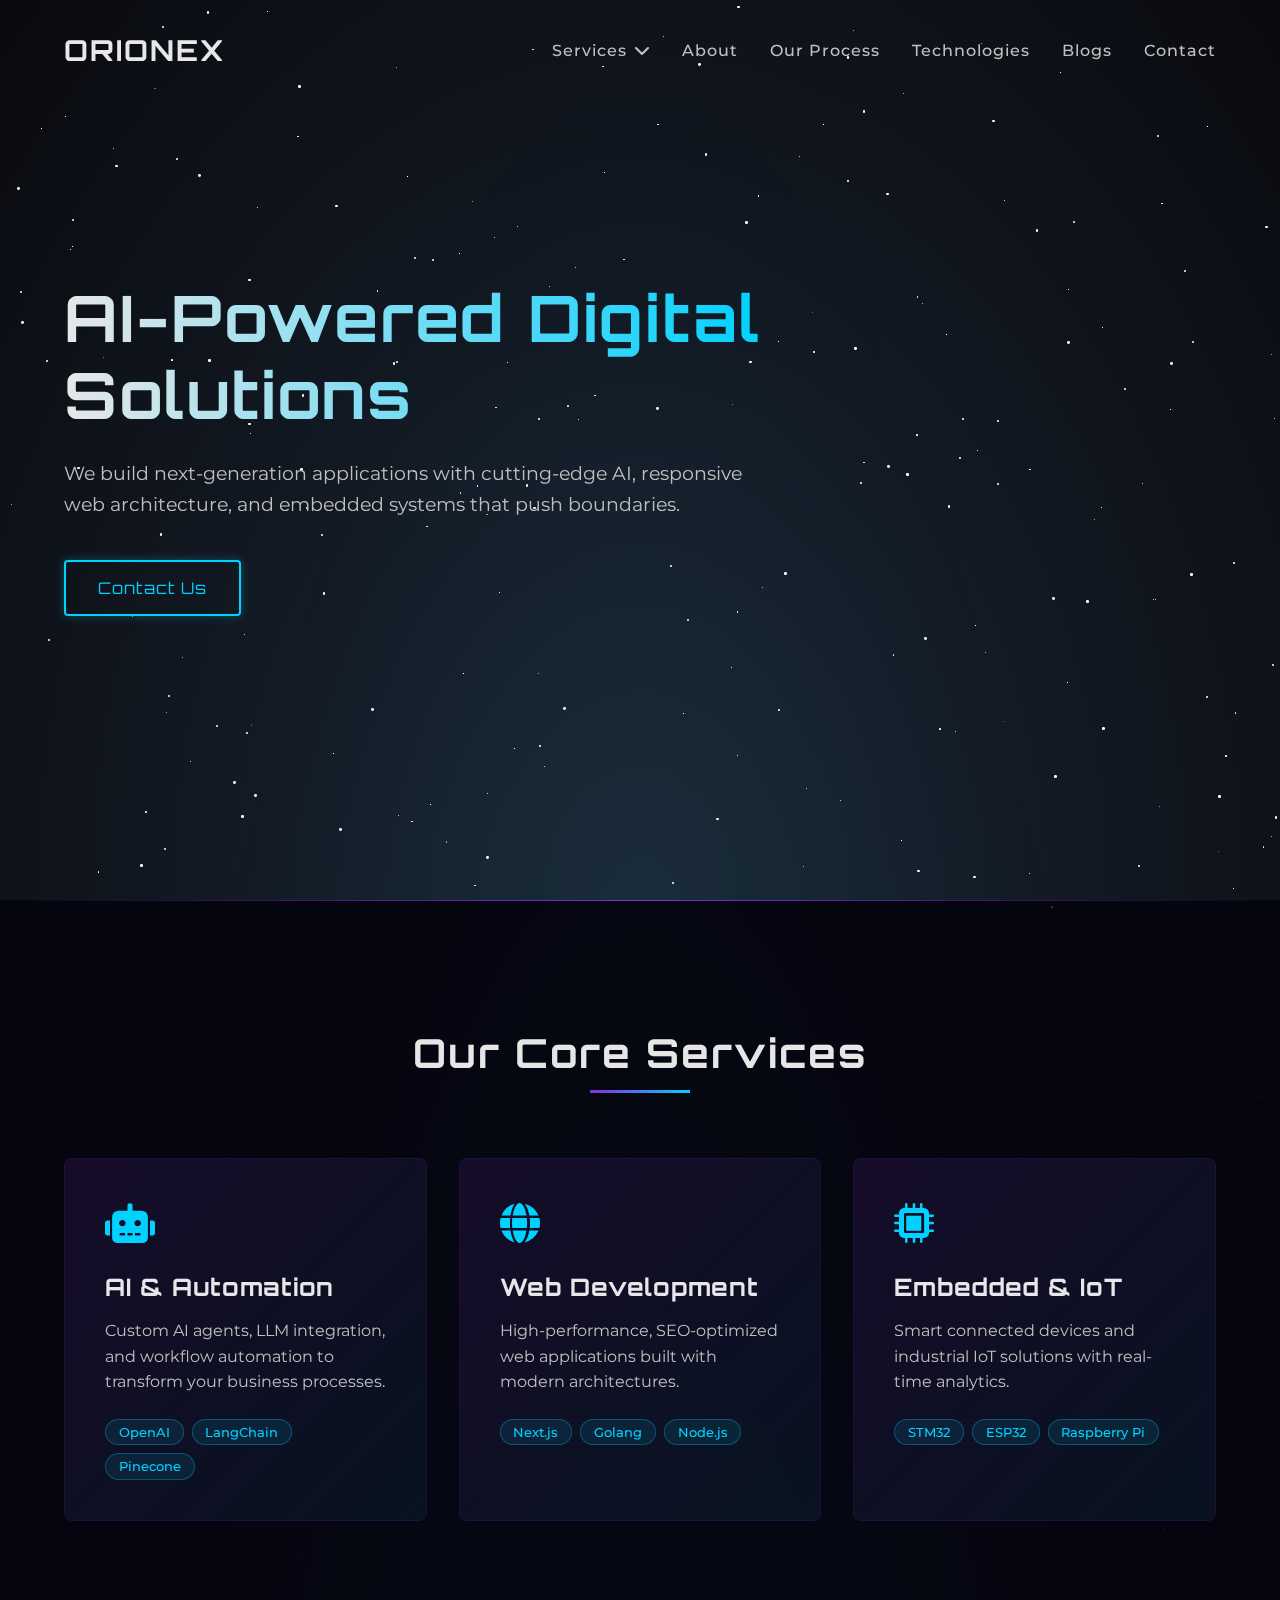
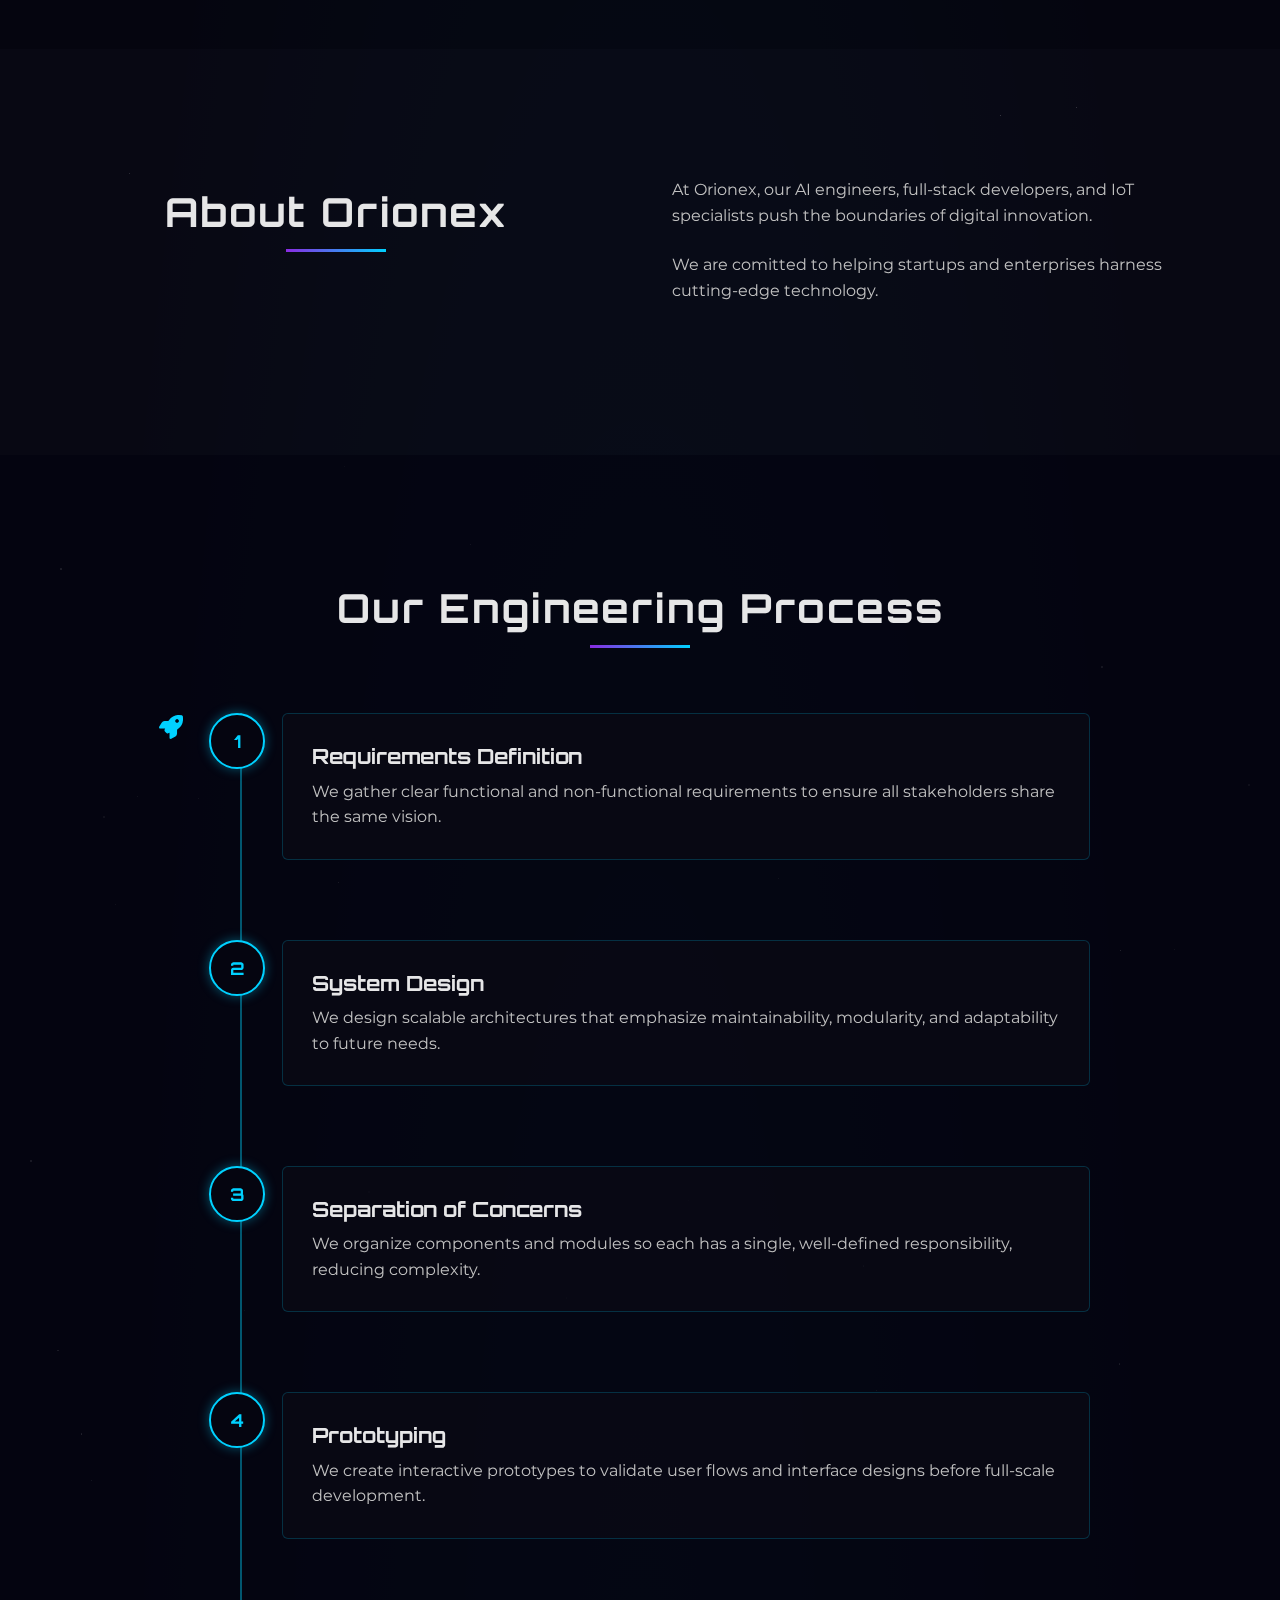
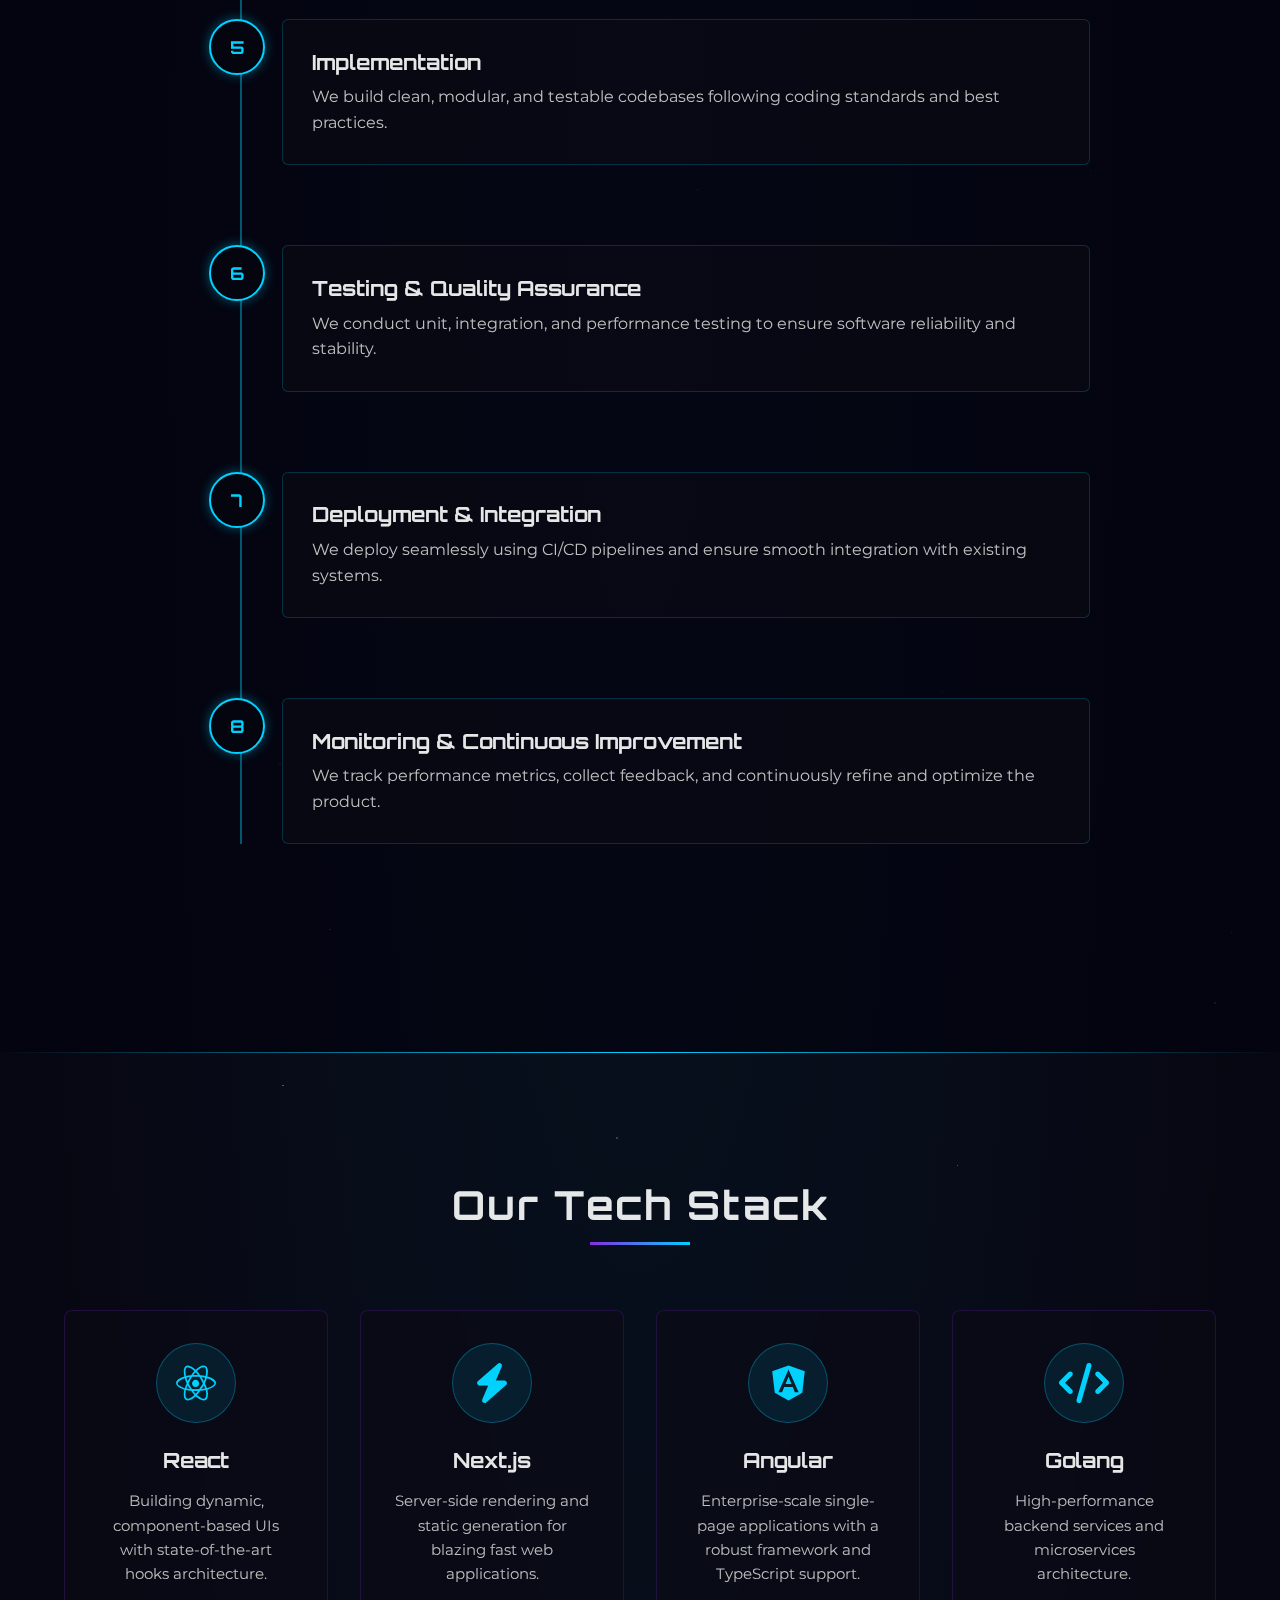
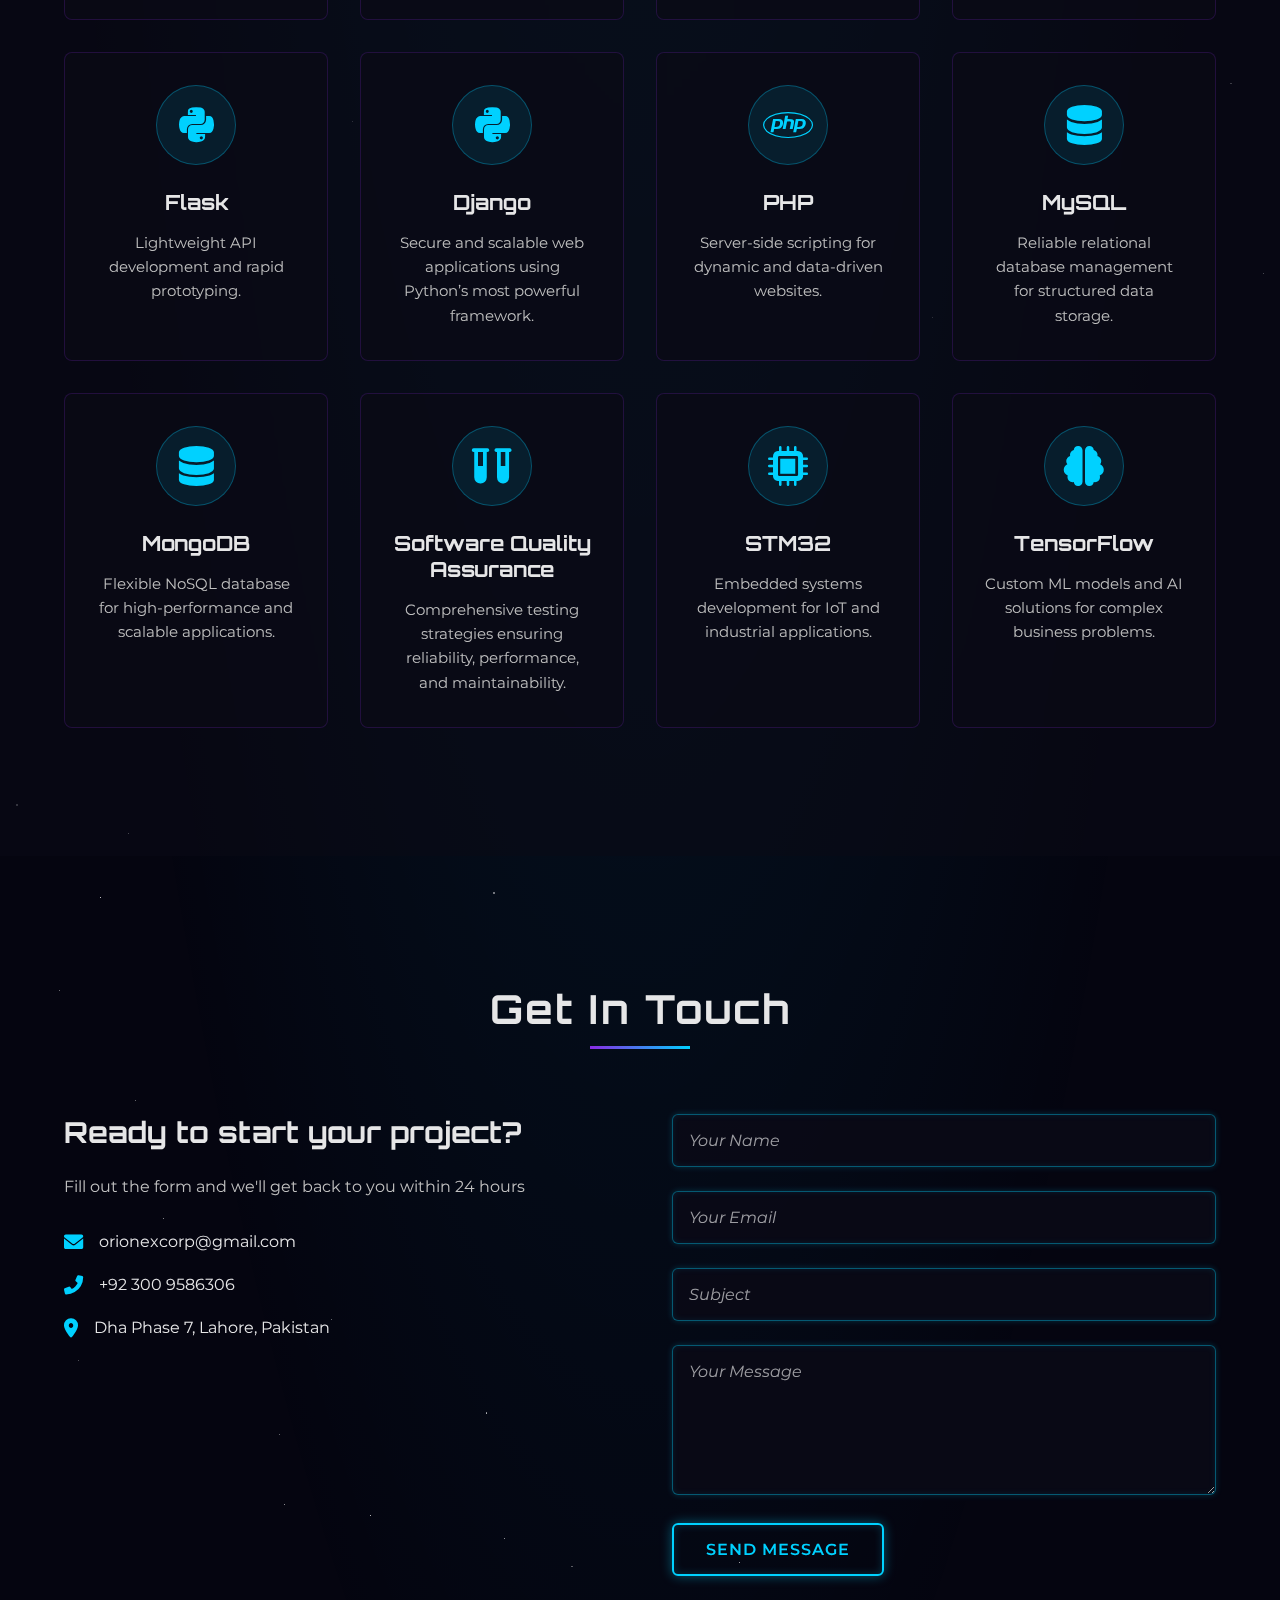
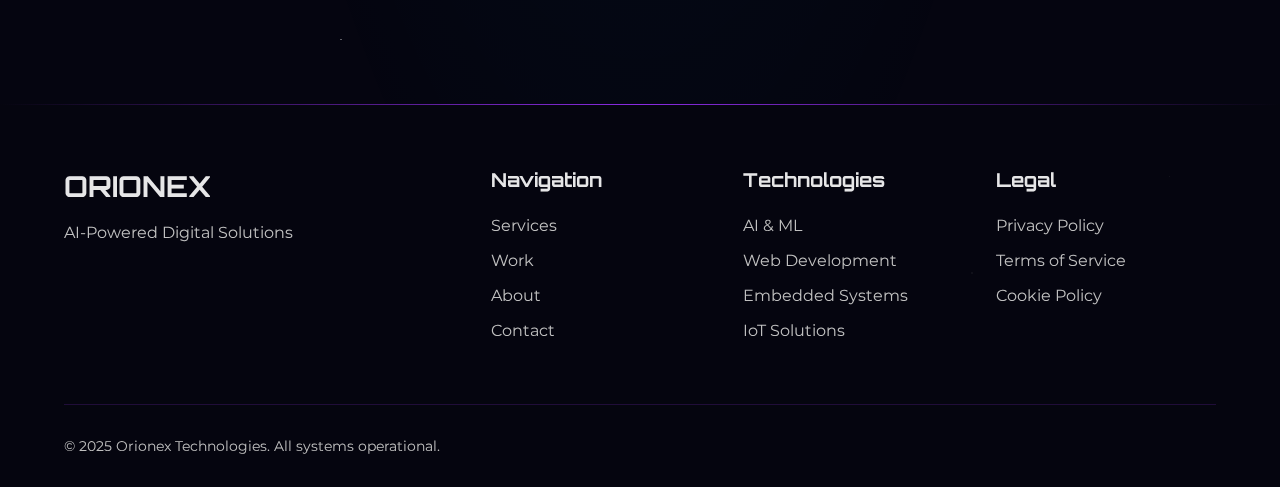
<file: index.html>
<!DOCTYPE html>
<html lang="en">
<head>
    <meta charset="UTF-8">
    <meta name="viewport" content="width=device-width, initial-scale=1.0">
    <title>Orionex | AI-Powered Digital Solutions</title>
<!-- Standard Favicon -->
<link rel="icon" type="image/png" sizes="32x32" href="images/logo_1.png">
<link rel="icon" type="image/png" sizes="16x16" href="images/logo_1.png">
<!-- Apple Devices -->
<link rel="apple-touch-icon" sizes="180x180" href="images/logo_1.png">
<!-- For older browsers -->
<link rel="shortcut icon" href="images/logo_1.png" type="image/x-icon">


    <link rel="stylesheet" href="css/styles.css">
    <link href="https://fonts.googleapis.com/css2?family=Montserrat:wght@400;500;600;700&family=Orbitron:wght@400;500;700&display=swap" rel="stylesheet">
    <link rel="stylesheet" href="https://cdnjs.cloudflare.com/ajax/libs/font-awesome/6.0.0-beta3/css/all.min.css">
</head>
<body>
    <!-- Starfield Background -->
    <div class="stars" id="stars"></div>
    <div class="twinkling" id="twinkling"></div>
    
    <!-- Navigation -->
    <nav>
        <a href="index.html" class="logo">ORIONEX</a>
        <div class="nav-links">
            <div class="dropdown">
                <a href="#services" class="dropdown-toggle">Services <i class="fas fa-chevron-down"></i></a>
                <div class="dropdown-menu">
                    <a href="ai-automation.html"><i class="fas fa-robot"></i> AI & Automation</a>
                    <a href="web-development.html"><i class="fas fa-globe"></i> Web Development</a>
                    <a href="embedded-iot.html"><i class="fas fa-microchip"></i> Embedded & IoT</a>
                </div>
            </div>
            <a href="index.html#about">About</a>
            <a href="index.html#process">Our Process</a>
            <a href="index.html#technologies">Technologies</a>
            <a href="blogs.html">Blogs</a>
            <a href="index.html#contact">Contact</a>
        </div>
        <button class="menu-toggle" aria-label="Toggle menu">
            <i class="fas fa-bars"></i>
        </button>
    </nav>


<!-- Mobile Menu -->
<div class="mobile-menu" id="mobileMenu">
    <button class="close-menu" id="closeMenu" aria-label="Close menu">
        <i class="fas fa-times"></i>
    </button>
    <a href="#services">Services</a>
    <a href="#about">About</a>
    <a href="#process">Our Process</a>
<a href="#technologies">Technologies</a>
<a href="blogs.html">Blogs</a>
    <a href="#contact">Contact</a>
</div>
    
    <!-- Hero Section -->
    <section class="hero">
        <div class="hero-content">
            <h1>AI-Powered Digital Solutions</h1>
            <p>We build next-generation applications with cutting-edge AI, responsive web architecture, and embedded systems that push boundaries.</p>
            <a href="#contact" class="cta-button">Contact Us</a>
        </div>
    
    </section>
    
    <!-- Services Section -->
    <section class="services" id="services">
        <h2 class="section-title">Our Core Services</h2>
        <div class="services-grid" id="servicesGrid">
            <!-- Loaded by JavaScript -->
        </div>
    </section>

    <!-- About Section -->
    <section class="about" id="about">
        <div class="about-content">
            <h2 class="section-title">About Orionex</h2>
            <div class="about-text">
                <p>At Orionex, our AI engineers, full-stack developers, and IoT specialists push the boundaries of digital innovation.</p>
                <p>We are comitted to helping startups and enterprises harness cutting-edge technology.</p>
                <!-- <div class="stats">
                    <div class="stat-item">
                        <div class="stat-number" data-count="52">0</div>
                        <div class="stat-label">Projects</div>
                    </div>
                    <div class="stat-item">
                        <div class="stat-number" data-count="7">0</div>
                        <div class="stat-label">AI Models</div>
                    </div>
                    <div class="stat-item">
                        <div class="stat-number" data-count="1">0</div>
                        <div class="stat-label">Satisfied Clients</div>
                    </div>
                </div>
            </div> -->
        </div>
    </section>

    <section class="process" id="process">
    <h2 class="section-title">Our Engineering Process</h2>
    <div class="timeline-container">
        <div class="timeline-rocket" id="timelineRocket"><i class="fas fa-rocket"></i></div>
        <div class="timeline">

            <div class="process-step">
                <div class="step-marker">1</div>
                <div class="step-content">
                    <h3>Requirements Definition</h3>
                    <p>We gather clear functional and non-functional requirements to ensure all stakeholders share the same vision.</p>
                </div>
            </div>

            <div class="process-step">
                <div class="step-marker">2</div>
                <div class="step-content">
                    <h3>System Design</h3>
                    <p>We design scalable architectures that emphasize maintainability, modularity, and adaptability to future needs.</p>
                </div>
            </div>

            <div class="process-step">
                <div class="step-marker">3</div>
                <div class="step-content">
                    <h3>Separation of Concerns</h3>
                    <p>We organize components and modules so each has a single, well-defined responsibility, reducing complexity.</p>
                </div>
            </div>

            <div class="process-step">
                <div class="step-marker">4</div>
                <div class="step-content">
                    <h3>Prototyping</h3>
                    <p>We create interactive prototypes to validate user flows and interface designs before full-scale development.</p>
                </div>
            </div>

            <div class="process-step">
                <div class="step-marker">5</div>
                <div class="step-content">
                    <h3>Implementation</h3>
                    <p>We build clean, modular, and testable codebases following coding standards and best practices.</p>
                </div>
            </div>

            <div class="process-step">
                <div class="step-marker">6</div>
                <div class="step-content">
                    <h3>Testing & Quality Assurance</h3>
                    <p>We conduct unit, integration, and performance testing to ensure software reliability and stability.</p>
                </div>
            </div>

            <div class="process-step">
                <div class="step-marker">7</div>
                <div class="step-content">
                    <h3>Deployment & Integration</h3>
                    <p>We deploy seamlessly using CI/CD pipelines and ensure smooth integration with existing systems.</p>
                </div>
            </div>

            <div class="process-step">
                <div class="step-marker">8</div>
                <div class="step-content">
                    <h3>Monitoring & Continuous Improvement</h3>
                    <p>We track performance metrics, collect feedback, and continuously refine and optimize the product.</p>
                </div>
            </div>

        </div>
    </div>
</section>
<!-- Technologies Section -->
<section class="technologies" id="technologies">
    <h2 class="section-title">Our Tech Stack</h2>
    <div class="tech-grid">

        <div class="tech-card">
            <div class="tech-logo">
                <i class="fab fa-react"></i>
            </div>
            <h3>React</h3>
            <p>Building dynamic, component-based UIs with state-of-the-art hooks architecture.</p>
        </div>

        <div class="tech-card">
            <div class="tech-logo">
                <i class="fas fa-bolt"></i>
            </div>
            <h3>Next.js</h3>
            <p>Server-side rendering and static generation for blazing fast web applications.</p>
        </div>

        <div class="tech-card">
            <div class="tech-logo">
                <i class="fab fa-angular"></i>
            </div>
            <h3>Angular</h3>
            <p>Enterprise-scale single-page applications with a robust framework and TypeScript support.</p>
        </div>

        <div class="tech-card">
            <div class="tech-logo">
                <i class="fas fa-code"></i>
            </div>
            <h3>Golang</h3>
            <p>High-performance backend services and microservices architecture.</p>
        </div>

        <div class="tech-card">
            <div class="tech-logo">
                <i class="fab fa-python"></i>
            </div>
            <h3>Flask</h3>
            <p>Lightweight API development and rapid prototyping.</p>
        </div>

        <div class="tech-card">
            <div class="tech-logo">
                <i class="fab fa-python"></i>
            </div>
            <h3>Django</h3>
            <p>Secure and scalable web applications using Python’s most powerful framework.</p>
        </div>

        <div class="tech-card">
            <div class="tech-logo">
                <i class="fab fa-php"></i>
            </div>
            <h3>PHP</h3>
            <p>Server-side scripting for dynamic and data-driven websites.</p>
        </div>

        <div class="tech-card">
            <div class="tech-logo">
                <i class="fas fa-database"></i>
            </div>
            <h3>MySQL</h3>
            <p>Reliable relational database management for structured data storage.</p>
        </div>

        <div class="tech-card">
            <div class="tech-logo">
                <i class="fas fa-database"></i>
            </div>
            <h3>MongoDB</h3>
            <p>Flexible NoSQL database for high-performance and scalable applications.</p>
        </div>

        <div class="tech-card">
            <div class="tech-logo">
                <i class="fas fa-vials"></i>
            </div>
            <h3>Software Quality Assurance</h3>
            <p>Comprehensive testing strategies ensuring reliability, performance, and maintainability.</p>
        </div>

        <div class="tech-card">
            <div class="tech-logo">
                <i class="fas fa-microchip"></i>
            </div>
            <h3>STM32</h3>
            <p>Embedded systems development for IoT and industrial applications.</p>
        </div>

        <div class="tech-card">
            <div class="tech-logo">
                <i class="fas fa-brain"></i>
            </div>
            <h3>TensorFlow</h3>
            <p>Custom ML models and AI solutions for complex business problems.</p>
        </div>

    </div>
</section>

    <!-- Contact Section -->
<section class="contact" id="contact">
    <h2 class="section-title">Get In Touch</h2>
    <div class="contact-container">
        
        <!-- Left: Contact Info -->
        <div class="contact-info">
            <h3>Ready to start your project?</h3>
            <p>Fill out the form and we'll get back to you within 24 hours</p>
            <div class="info-item">
                <i class="fas fa-envelope"></i>
                <span>orionexcorp@gmail.com</span>
            </div>
            <div class="info-item">
                <i class="fas fa-phone-alt"></i>
                <span>+92 300 9586306</span>
            </div>
            <div class="info-item">
                <i class="fas fa-map-marker-alt"></i>
                <span>Dha Phase 7, Lahore, Pakistan</span>
            </div>
        </div>

        <!-- Right: Contact Form -->
        <form id="contactForm" class="contact-form" action="https://formsubmit.co/orionexcorp@gmail.com" method="POST">
            <!-- Hidden fields for FormSubmit -->
            <input type="hidden" name="_subject" value="New Contact Form Submission">
            <input type="hidden" name="_template" value="table">
            <input type="hidden" name="_captcha" value="false">
            <input type="text" name="_honey" style="display:none">

            <div class="form-group">
                <input type="text" id="name" name="name" placeholder="Your Name" required>
            </div>
            <div class="form-group">
                <input type="email" id="email" name="email" placeholder="Your Email" required>
            </div>
            <div class="form-group">
                <input type="text" id="subject" name="subject" placeholder="Subject" required>
            </div>
            <div class="form-group">
                <textarea id="message" name="message" placeholder="Your Message" rows="5" required></textarea>
            </div>
            <button type="submit" class="cta-button">
                <span id="submitText">Send Message</span>
                <div id="loadingSpinner" class="spinner"></div>
            </button>
            <div id="formMessage" class="form-message"></div>
        </form>

    </div>
</section>


    <!-- Footer -->
    <footer class="footer">
        <div class="footer-content">
            <div class="footer-logo">
                <span>ORIONEX</span>
                <p>AI-Powered Digital Solutions</p>
            </div>
            <div class="footer-links">
                <div class="link-group">
                    <h4>Navigation</h4>
                    <a href="#services">Services</a>
                    <a href="#work">Work</a>
                    <a href="#about">About</a>
                    <a href="#contact">Contact</a>
                </div>
                <div class="link-group">
                    <h4>Technologies</h4>
                    <a href="#">AI & ML</a>
                    <a href="#">Web Development</a>
                    <a href="#">Embedded Systems</a>
                    <a href="#">IoT Solutions</a>
                </div>
                <div class="link-group">
                    <h4>Legal</h4>
                    <a href="#">Privacy Policy</a>
                    <a href="#">Terms of Service</a>
                    <a href="#">Cookie Policy</a>
                </div>
            </div>
        </div>
        <div class="footer-bottom">
            <p>&copy; 2025 Orionex Technologies. All systems operational.</p>
            <!-- <div class="back-to-top" id="backToTop">
                <i class="fas fa-arrow-up"></i>
            </div> -->
        </div>
    </footer>

    <div class="mobile-menu" id="mobileMenu">
    <div class="close-menu" id="closeMenu">
        <i class="fas fa-times"></i>
    </div>
    <a href="#services" onclick="closeMobileMenu()">Services</a>
    <a href="#work" onclick="closeMobileMenu()">Work</a>
    <a href="#about" onclick="closeMobileMenu()">About</a>
    <a href="#contact" onclick="closeMobileMenu()">Contact</a>
</div>
    <script src="js/main.js"></script>
</body>
</html>
</file>
<file: css/styles.css>
/* Base Styles */
:root {
    --space-black: #0a0a16;
    --deep-space: #050510;
    --neon-purple: #8a2be2;
    --electric-blue: #00d1ff;
    --star-white: rgba(255, 255, 255, 0.9);
    --metallic: #c0c0c0;
    --glow: 0 0 10px var(--neon-purple), 0 0 20px var(--electric-blue);
}

* {
    margin: 0;
    padding: 0;
    box-sizing: border-box;
    font-family: 'Montserrat', sans-serif;
}

body {
    background-color: var(--deep-space);
    color: var(--star-white);
    overflow-x: hidden;
    position: relative;
}

/* Starfield Background */
.stars {
    position: fixed;
    top: 0;
    left: 0;
    width: 100%;
    height: 100%;
    z-index: -1;
    background: radial-gradient(ellipse at bottom, #1B2735 0%, #090A0F 100%);
}

.star {
    position: absolute;
    background: white;
    border-radius: 50%;
    animation: twinkle var(--duration) infinite ease-in-out;
}

@keyframes twinkle {
    0%, 100% { opacity: 0.2; }
    50% { opacity: 1; }
}

/* Navigation */
nav {
    display: flex;
    justify-content: space-between;
    align-items: center;
    padding: 2rem 5%;
    position: fixed;
    width: 100%;
    z-index: 100;
    transition: transform 0.3s ease-in-out, background 0.3s;
}

.logo {
    font-family: 'Orbitron', sans-serif;
    font-size: 1.8rem;
    font-weight: 700;
    color: var(--star-white);
    text-decoration: none;
    letter-spacing: 2px;
    position: relative;
}

.logo::after {
    content: '';
    position: absolute;
    bottom: -5px;
    left: 0;
    width: 100%;
    height: 2px;
    background: linear-gradient(90deg, var(--neon-purple), var(--electric-blue));
    transform: scaleX(0);
    transform-origin: right;
    transition: transform 0.3s ease;
}

.logo:hover::after {
    transform: scaleX(1);
    transform-origin: left;
}

.nav-links {
    display: flex;
    gap: 2rem;
}

.nav-links a {
    color: var(--metallic);
    text-decoration: none;
    font-weight: 500;
    letter-spacing: 1px;
    transition: color 0.3s;
    position: relative;
}

.nav-links a:hover {
    color: var(--electric-blue);
}

.nav-links a::after {
    content: '';
    position: absolute;
    bottom: -5px;
    left: 0;
    width: 0;
    height: 1px;
    background: var(--electric-blue);
    transition: width 0.3s;
}

nav.scrolled {
    background: rgba(5, 5, 16, 0.9);
    backdrop-filter: blur(10px);
}


.nav-links a:hover::after {
    width: 100%;
}

nav.hidden {
    transform: translateY(-100%);
}

nav.visible {
    transform: translateY(0);
}

/* Menu Toggle */
.menu-toggle {
    display: none;
    color: var(--metallic);
    font-size: 1.5rem;
    cursor: pointer;
    transition: color 0.3s;
}

.menu-toggle:hover {
    color: var(--electric-blue);
}

.menu-toggle {
    display: none;
    z-index: 101;
    background: transparent;
    border: none;
    color: var(--metallic);
    font-size: 1.8rem;
    cursor: pointer;
    transition: color 0.3s;
    padding: 0.5rem;
}

.menu-toggle:hover {
    color: var(--electric-blue);
}

.mobile-menu {
    position: fixed;
    top: 0;
    left: 0;
    width: 100%;
    height: 100vh;
    background: var(--deep-space);
    z-index: 100;
    display: flex;
    flex-direction: column;
    justify-content: center;
    align-items: center;
    transform: translateY(-100%);
    transition: transform 0.4s cubic-bezier(0.645, 0.045, 0.355, 1);
    padding: 2rem;
    box-sizing: border-box;
}

.mobile-menu.active {
    transform: translateY(0);
}

.mobile-menu a {
    color: var(--metallic);
    font-size: 1.5rem;
    margin: 1rem 0;
    padding: 0.5rem 1rem;
    text-decoration: none;
    transition: all 0.3s;
    text-align: center;
    width: 100%;
}

.mobile-menu a:hover {
    color: var(--electric-blue);
    background: rgba(138, 43, 226, 0.1);
    border-radius: 4px;
}

.close-menu {
    position: absolute;
    top: 1.5rem;
    right: 1.5rem;
    font-size: 1.8rem;
    cursor: pointer;
    color: var(--metallic);
    background: transparent;
    border: none;
    transition: color 0.3s;
    padding: 0.5rem;
}

.close-menu:hover {
    color: var(--electric-blue);
}

@media (max-width: 768px) {
    .menu-toggle {
        display: block;
    }
    
    .nav-links {
        display: none;
    }
    
    nav {
        padding: 1rem 5%;
    }
    
    .mobile-menu a {
        font-size: 1.3rem;
        padding: 0.8rem;
    }
}
/* Services Grid Fix */
.services-grid {
    display: grid;
    grid-template-columns: repeat(auto-fit, minmax(300px, 1fr));
    gap: 2rem;
    width: 100%;
}

.mobile-menu.active {
    transform: translateY(0);
}

.mobile-menu a {
    color: var(--metallic);
    font-size: 1.5rem;
    margin: 1rem 0;
    text-decoration: none;
    transition: color 0.3s;
}

.mobile-menu a:hover {
    color: var(--electric-blue);
}

.close-menu {
    position: absolute;
    top: 2rem;
    right: 2rem;
    font-size: 1.5rem;
    cursor: pointer;
}

/* Hero Section */
.hero {
    height: 100vh;
    display: flex;
    flex-direction: column;
    justify-content: center;
    align-items: flex-start;
    padding: 0 5%;
    position: relative;
}

.hero-content {
    max-width: 700px;
}

.hero h1 {
    font-family: 'Orbitron', sans-serif;
    font-size: 4rem;
    margin-bottom: 1.5rem;
    line-height: 1.2;
    background: linear-gradient(to right, var(--star-white), var(--electric-blue));
    -webkit-background-clip: text;
    background-clip: text;
    color: transparent;
    letter-spacing: 2px;
}

.hero p {
    font-size: 1.2rem;
    margin-bottom: 2.5rem;
    line-height: 1.6;
    color: var(--metallic);
}

.cta-button {
    display: inline-block;
    padding: 1rem 2rem;
    background: transparent;
    color: var(--electric-blue);
    border: 2px solid var(--electric-blue);
    border-radius: 4px;
    font-family: 'Orbitron', sans-serif;
    font-size: 1rem;
    letter-spacing: 1px;
    text-decoration: none;
    cursor: pointer;
    transition: all 0.3s;
    position: relative;
    overflow: hidden;
    box-shadow: 0 0 10px rgba(0, 209, 255, 0.3);
}

.cta-button:hover {
    background: rgba(0, 209, 255, 0.1);
    box-shadow: 0 0 20px rgba(0, 209, 255, 0.5);
    transform: translateY(-3px);
}

.cta-button::before {
    content: '';
    position: absolute;
    top: 0;
    left: -100%;
    width: 100%;
    height: 100%;
    background: linear-gradient(90deg, transparent, rgba(0, 209, 255, 0.2), transparent);
    transition: 0.5s;
}

.cta-button:hover::before {
    left: 100%;
}

.scroll-down {
    position: absolute;
    bottom: 50px;
    left: 50%;
    transform: translateX(-50%);
    color: var(--metallic);
    font-size: 0.9rem;
    letter-spacing: 1px;
    display: flex;
    flex-direction: column;
    align-items: center;
    cursor: pointer;
}

.scroll-down::after {
    content: '';
    display: block;
    width: 1px;
    height: 50px;
    background: var(--metallic);
    margin-top: 15px;
    animation: pulse 2s infinite;
}

@keyframes pulse {
    0% { opacity: 1; }
    50% { opacity: 0.2; }
    100% { opacity: 1; }
}

/* Services Section */
.services {
    padding: 8rem 5%;
    background: rgba(5, 5, 16, 0.7);
    position: relative;
}

.services::before {
    content: '';
    position: absolute;
    top: 0;
    left: 0;
    width: 100%;
    height: 1px;
    background: linear-gradient(90deg, transparent, var(--neon-purple), transparent);
}

.section-title {
    font-family: 'Orbitron', sans-serif;
    font-size: 2.5rem;
    margin-bottom: 5rem;
    text-align: center;
    letter-spacing: 2px;
    position: relative;
}

.section-title::after {
    content: '';
    position: absolute;
    bottom: -15px;
    left: 50%;
    transform: translateX(-50%);
    width: 100px;
    height: 3px;
    background: linear-gradient(90deg, var(--neon-purple), var(--electric-blue));
}

.services-grid {
    display: grid;
    grid-template-columns: repeat(auto-fit, minmax(300px, 1fr));
    gap: 2rem;
}

.service-card {
    background: rgba(10, 10, 22, 0.7);
    border: 1px solid rgba(138, 43, 226, 0.2);
    border-radius: 8px;
    padding: 2.5rem;
    transition: all 0.3s;
    position: relative;
    overflow: hidden;
    backdrop-filter: blur(5px);
}

.service-card::before {
    content: '';
    position: absolute;
    top: 0;
    left: 0;
    width: 100%;
    height: 100%;
    background: linear-gradient(135deg, rgba(138, 43, 226, 0.1), rgba(0, 209, 255, 0.05));
    z-index: -1;
}

.service-card:hover {
    transform: translateY(-10px);
    box-shadow: var(--glow);
    border-color: var(--neon-purple);
}

.service-icon {
    font-size: 2.5rem;
    margin-bottom: 1.5rem;
    color: var(--electric-blue);
}

.service-card h3 {
    font-family: 'Orbitron', sans-serif;
    font-size: 1.5rem;
    margin-bottom: 1rem;
    color: var(--star-white);
    letter-spacing: 1px;
}

.service-card p {
    color: var(--metallic);
    line-height: 1.6;
    margin-bottom: 1.5rem;
}

.tech-list {
    display: flex;
    flex-wrap: wrap;
    gap: 0.5rem;
    margin-top: 1.5rem;
}

.tech-item {
    background: rgba(0, 209, 255, 0.1);
    color: var(--electric-blue);
    padding: 0.3rem 0.8rem;
    border-radius: 20px;
    font-size: 0.8rem;
    font-weight: 500;
    border: 1px solid rgba(0, 209, 255, 0.3);
}

/* Responsive */
@media (max-width: 768px) {
    .hero h1 {
        font-size: 2.5rem;
    }
    
    .nav-links {
        display: none;
    }
    
    .services-grid {
        grid-template-columns: 1fr;
    }
}

twinkling {
    position: fixed;
    top: 0;
    left: 0;
    width: 100%;
    height: 100%;
    z-index: -1;
    background: transparent;
    overflow: hidden;
}

.twinkling::before {
    content: '';
    position: absolute;
    top: 0;
    left: 0;
    width: 100%;
    height: 100%;
    background: radial-gradient(ellipse at center, 
        rgba(0,209,255,0.1) 0%, 
        rgba(0,209,255,0.05) 40%, 
        rgba(0,0,0,0) 70%);
    animation: pulse 8s infinite alternate;
}

@keyframes pulse {
    0% { opacity: 0.3; }
    100% { opacity: 0.7; }
}

/* Work Section */
.work {
    padding: 8rem 5%;
    position: relative;
    background: rgba(5, 5, 16, 0.5);
}

.work-grid {
    display: grid;
    grid-template-columns: repeat(auto-fit, minmax(300px, 1fr));
    gap: 2rem;
}

.project-card {
    position: relative;
    border-radius: 8px;
    overflow: hidden;
    height: 300px;
    transition: all 0.3s;
}

.project-card img {
    width: 100%;
    height: 100%;
    object-fit: cover;
    transition: transform 0.5s;
}

.project-overlay {
    position: absolute;
    bottom: 0;
    left: 0;
    right: 0;
    background: linear-gradient(to top, rgba(10, 10, 22, 0.9), transparent);
    padding: 2rem;
    transform: translateY(100%);
    transition: transform 0.3s;
}

.project-card:hover .project-overlay {
    transform: translateY(0);
}

.project-card:hover img {
    transform: scale(1.1);
}

.project-title {
    font-family: 'Orbitron', sans-serif;
    font-size: 1.5rem;
    margin-bottom: 0.5rem;
    color: var(--star-white);
}

.project-tags {
    display: flex;
    flex-wrap: wrap;
    gap: 0.5rem;
    margin-top: 1rem;
}

.project-tag {
    background: rgba(0, 209, 255, 0.2);
    color: var(--electric-blue);
    padding: 0.3rem 0.8rem;
    border-radius: 20px;
    font-size: 0.8rem;
    font-weight: 500;
}

/* About Section */
.about {
    padding: 8rem 5%;
    background: rgba(10, 10, 22, 0.7);
    position: relative;
}

.about-content {
    max-width: 1200px;
    margin: 0 auto;
    display: grid;
    grid-template-columns: 1fr 1fr;
    gap: 4rem;
    align-items: center;
}

.about-text p {
    margin-bottom: 1.5rem;
    line-height: 1.6;
    color: var(--metallic);
}

.stats {
    display: flex;
    gap: 2rem;
    margin-top: 3rem;
}

.stat-item {
    text-align: center;
}

.stat-number {
    font-family: 'Orbitron', sans-serif;
    font-size: 3rem;
    font-weight: 700;
    color: var(--electric-blue);
    margin-bottom: 0.5rem;
}

.stat-label {
    font-size: 1rem;
    color: var(--metallic);
}

/* Contact Section */
.contact {
    padding: 8rem 5%;
    position: relative;
}

.contact-container {
    max-width: 1200px;
    margin: 0 auto;
    display: grid;
    grid-template-columns: 1fr 1fr;
    gap: 4rem;
}

.contact-info h3 {
    font-family: 'Orbitron', sans-serif;
    font-size: 1.8rem;
    margin-bottom: 1.5rem;
    color: var(--star-white);
}

.contact-info p {
    margin-bottom: 2rem;
    color: var(--metallic);
    line-height: 1.6;
}

.info-item {
    display: flex;
    align-items: center;
    gap: 1rem;
    margin-bottom: 1.5rem;
}

.info-item i {
    color: var(--electric-blue);
    font-size: 1.2rem;
}

.social-links {
    display: flex;
    gap: 1.5rem;
    margin-top: 2rem;
}

.social-links a {
    color: var(--metallic);
    font-size: 1.5rem;
    transition: color 0.3s;
}

.social-links a:hover {
    color: var(--electric-blue);
}

.contact-form .form-group {
    margin-bottom: 1.5rem;
}

.contact-form input,
.contact-form textarea {
    width: 100%;
    padding: 1rem;
    background: rgba(10, 10, 22, 0.7);
    border: 1px solid rgba(138, 43, 226, 0.2);
    border-radius: 4px;
    color: var(--star-white);
    font-size: 1rem;
    transition: all 0.3s;
}

.contact-form input:focus,
.contact-form textarea:focus {
    outline: none;
    border-color: var(--electric-blue);
    box-shadow: 0 0 10px rgba(0, 209, 255, 0.3);
}

.contact-form textarea {
    resize: vertical;
    min-height: 150px;
}

/* Footer */
.footer {
    background: rgba(5, 5, 16, 0.9);
    padding: 4rem 5% 2rem;
    position: relative;
}

.footer::before {
    content: '';
    position: absolute;
    top: 0;
    left: 0;
    width: 100%;
    height: 1px;
    background: linear-gradient(90deg, transparent, var(--neon-purple), transparent);
}

.footer-content {
    max-width: 1200px;
    margin: 0 auto;
    display: grid;
    grid-template-columns: 1fr 2fr;
    gap: 4rem;
}

.footer-logo span {
    font-family: 'Orbitron', sans-serif;
    font-size: 1.8rem;
    font-weight: 700;
    color: var(--star-white);
    display: block;
    margin-bottom: 1rem;
}

.footer-logo p {
    color: var(--metallic);
    line-height: 1.6;
}

.footer-links {
    display: grid;
    grid-template-columns: repeat(3, 1fr);
    gap: 2rem;
}

.link-group h4 {
    font-family: 'Orbitron', sans-serif;
    font-size: 1.2rem;
    margin-bottom: 1.5rem;
    color: var(--star-white);
}

.link-group a {
    display: block;
    color: var(--metallic);
    margin-bottom: 1rem;
    text-decoration: none;
    transition: color 0.3s;
}

.link-group a:hover {
    color: var(--electric-blue);
}

.footer-bottom {
    max-width: 1200px;
    margin: 3rem auto 0;
    display: flex;
    justify-content: space-between;
    align-items: center;
    padding-top: 2rem;
    border-top: 1px solid rgba(138, 43, 226, 0.2);
    color: var(--metallic);
    font-size: 0.9rem;
}

.back-to-top {
    width: 40px;
    height: 40px;
    background: rgba(0, 209, 255, 0.1);
    border-radius: 50%;
    display: flex;
    align-items: center;
    justify-content: center;
    cursor: pointer;
    transition: all 0.3s;
}

.back-to-top:hover {
    background: rgba(0, 209, 255, 0.2);
    transform: translateY(-3px);
}

/* Responsive Updates */
@media (max-width: 1024px) {
    .about-content,
    .contact-container {
        grid-template-columns: 1fr;
    }
    
    .footer-content {
        grid-template-columns: 1fr;
    }
    
    .footer-links {
        grid-template-columns: repeat(2, 1fr);
        margin-top: 2rem;
    }
}

@media (max-width: 768px) {
    .stats {
        flex-direction: column;
        gap: 1.5rem;
    }
    
    .footer-links {
        grid-template-columns: 1fr;
    }
    
    .nav-links {
        display: none;
    }
    
    .menu-toggle {
        display: block;
    }
}

/* Scrollbar */
::-webkit-scrollbar {
    width: 8px;
}

::-webkit-scrollbar-track {
    background: var(--deep-space);
}

::-webkit-scrollbar-thumb {
    background: var(--neon-purple);
    border-radius: 4px;
}

::-webkit-scrollbar-thumb:hover {
    background: var(--electric-blue);
}

/* Space-Themed Neon Contact Form */
.contact-form {
    width: 100%;
}

.contact-form .form-group {
    margin-bottom: 1.5rem;
}

/* Inputs & Textarea */
.contact-form input,
.contact-form textarea {
    width: 100%;
    padding: 1rem;
    font-size: 1rem;
    border: 1px solid rgba(0, 209, 255, 0.4);
    border-radius: 6px;
    background: rgba(10, 10, 22, 0.85);
    color: var(--star-white);
    transition: all 0.3s ease;
    box-shadow: 0 0 6px rgba(0, 209, 255, 0.2),
                inset 0 0 6px rgba(0, 209, 255, 0.1);
}

/* Placeholder styling */
.contact-form input::placeholder,
.contact-form textarea::placeholder {
    color: rgba(255, 255, 255, 0.6);
    font-style: italic;
}

/* Focus effect - Neon Glow */
.contact-form input:focus,
.contact-form textarea:focus {
    border-color: var(--electric-blue);
    box-shadow: 0 0 12px rgba(0, 209, 255, 0.6),
                0 0 24px rgba(138, 43, 226, 0.4),
                inset 0 0 8px rgba(0, 209, 255, 0.2);
    outline: none;
}

.contact-form textarea {
    resize: vertical;
    min-height: 150px;
}

/* Submit Button */
.contact-form .cta-button {
    display: inline-block;
    background: transparent;
    color: var(--electric-blue);
    border: 2px solid var(--electric-blue);
    padding: 0.9rem 2rem;
    font-family: 'Orbitron', sans-serif;
    font-size: 1rem;
    font-weight: 600;
    border-radius: 6px;
    cursor: pointer;
    text-transform: uppercase;
    letter-spacing: 1px;
    transition: all 0.3s ease;
    box-shadow: 0 0 12px rgba(0, 209, 255, 0.4),
                inset 0 0 8px rgba(0, 209, 255, 0.2);
}

/* Button Hover Glow */
.contact-form .cta-button:hover {
    background: rgba(0, 209, 255, 0.1);
    box-shadow: 0 0 20px rgba(0, 209, 255, 0.8),
                0 0 35px rgba(138, 43, 226, 0.5);
    transform: translateY(-2px);
}

/* Success & Error Messages */
.form-message {
    margin-top: 1rem;
    font-size: 0.95rem;
    padding: 0.75rem 1rem;
    border-radius: 4px;
    display: none;
}

.form-message.success {
    background: rgba(0, 255, 127, 0.1);
    color: #00ff7f;
    border: 1px solid rgba(0, 255, 127, 0.4);
}

.form-message.error {
    background: rgba(255, 69, 58, 0.1);
    color: #ff453a;
    border: 1px solid rgba(255, 69, 58, 0.4);
}

/* ===== Refined Process Section ===== */
.process {
    padding: 8rem 5%;
    background: rgba(5, 5, 16, 0.85);
    position: relative;
}

.timeline-container {
    max-width: 900px;
    margin: 4rem auto 0;
    position: relative;
}

.timeline {
    position: relative;
    margin-left: 50px;
    border-left: 2px solid rgba(0, 209, 255, 0.4);
    padding-left: 40px;
}

.process-step {
    position: relative;
    margin-bottom: 5rem;
    display: flex;
    flex-direction: column;
}

.step-marker {
    position: absolute;
    left: -73px;
    width: 56px;
    height: 56px;
    background: var(--deep-space);
    border: 2px solid var(--electric-blue);
    border-radius: 50%;
    display: flex;
    align-items: center;
    justify-content: center;
    color: var(--electric-blue);
    font-family: 'Orbitron', sans-serif;
    font-weight: bold;
    font-size: 1.1rem;
    box-shadow: 0 0 12px rgba(0, 209, 255, 0.4);
    transition: all 0.4s ease;
}

.step-content {
    background: rgba(10, 10, 22, 0.7);
    border: 1px solid rgba(0, 209, 255, 0.2);
    border-radius: 6px;
    padding: 1.8rem;
    transition: all 0.4s ease;
}

.step-content h3 {
    font-family: 'Orbitron', sans-serif;
    font-size: 1.3rem;
    color: var(--star-white);
    margin-bottom: 0.6rem;
}

.step-content p {
    color: var(--metallic);
    line-height: 1.6;
}

.process-step:hover .step-marker {
    transform: scale(1.1);
    background: var(--electric-blue);
    color: var(--deep-space);
    box-shadow: 0 0 18px rgba(0, 209, 255, 0.7);
}

.process-step:hover .step-content {
    border-color: var(--electric-blue);
    box-shadow: 0 0 18px rgba(0, 209, 255, 0.4);
}

/* Rocket Indicator */
.timeline-rocket {
    position: absolute;
    left: -31px;
    top: 0;
    font-size: 1.5rem;
    color: var(--electric-blue);
    transition: transform 0.15s ease-out; /* smoother tracking */
}

/* Technologies Section */
.technologies {
    padding: 8rem 5%;
    background: rgba(10, 10, 22, 0.5);
    position: relative;
}

.technologies::before {
    content: '';
    position: absolute;
    top: 0;
    left: 0;
    width: 100%;
    height: 1px;
    background: linear-gradient(90deg, transparent, var(--electric-blue), transparent);
}

.tech-grid {
    max-width: 1200px;
    margin: 4rem auto 0;
    display: grid;
    grid-template-columns: repeat(auto-fit, minmax(250px, 1fr));
    gap: 2rem;
}

.tech-card {
    background: rgba(10, 10, 22, 0.7);
    border: 1px solid rgba(138, 43, 226, 0.2);
    border-radius: 8px;
    padding: 2rem;
    text-align: center;
    transition: all 0.3s;
    backdrop-filter: blur(5px);
}

.tech-card:hover {
    transform: translateY(-10px);
    box-shadow: var(--glow);
    border-color: var(--electric-blue);
}

.tech-logo {
    width: 80px;
    height: 80px;
    margin: 0 auto 1.5rem;
    display: flex;
    align-items: center;
    justify-content: center;
    font-size: 2.5rem;
    color: var(--electric-blue);
    background: rgba(0, 209, 255, 0.1);
    border-radius: 50%;
    border: 1px solid rgba(0, 209, 255, 0.3);
    transition: all 0.3s;
}

.tech-card:hover .tech-logo {
    transform: scale(1.1);
    box-shadow: 0 0 20px rgba(0, 209, 255, 0.3);
}

.tech-card h3 {
    font-family: 'Orbitron', sans-serif;
    color: var(--star-white);
    margin-bottom: 1rem;
    font-size: 1.3rem;
}

.tech-card p {
    color: var(--metallic);
    line-height: 1.6;
    font-size: 0.95rem;
}

/* ===== Responsive Process Section ===== */
@media (max-width: 768px) {
    .timeline {
        border-left: none;
        margin-left: 0;
        padding-left: 0;
    }

    .process-step {
        margin-bottom: 3rem;
    }

    .step-marker {
        position: relative;
        left: 0;
        top: 0;
        margin: 0 auto 1rem auto;
        width: 50px;
        height: 50px;
    }

    .step-content {
        padding: 1.2rem;
        text-align: center;
    }

    .timeline-rocket {
        display: none; /* Hide rocket on small screens for cleaner layout */
    }
}

/* ===== Blog Section ===== */
.blog-hero {
    height: 50vh;
    display: flex;
    align-items: center;
    justify-content: center;
    text-align: center;
    padding: 0 5%;
    background: linear-gradient(rgba(5, 5, 16, 0.9), rgba(5, 5, 16, 0.95)), 
                url('images/blog-bg.jpg') no-repeat center center/cover;
    margin-bottom: 4rem;
}

.blog-hero-content {
    max-width: 800px;
    padding: 2.5rem;
    border-radius: 8px;
    backdrop-filter: blur(8px);
}

.blog-hero h1 {
    font-size: 2.8rem;
    margin-bottom: 1.5rem;
    color: var(--star-white);
    font-family: 'Orbitron', sans-serif;
}

.blog-hero p {
    font-size: 1.2rem;
    color: var(--metallic);
    line-height: 1.6;
    max-width: 600px;
    margin: 0 auto;
}

.blog-container {
    max-width: 1200px;
    margin: 0 auto 4rem;
    padding: 0 5%;
    display: grid;
    grid-template-columns: 280px 1fr;
    gap: 3rem;
}

.blog-sidebar {
    position: sticky;
    top: 120px;
    height: fit-content;
}

.sidebar-widget {
    background: rgba(10, 10, 22, 0.7);
    border: 1px solid rgba(138, 43, 226, 0.2);
    border-radius: 8px;
    padding: 1.8rem;
    margin-bottom: 2rem;
    backdrop-filter: blur(8px);
}

.sidebar-widget h3 {
    font-family: 'Orbitron', sans-serif;
    color: var(--electric-blue);
    margin-bottom: 1.5rem;
    font-size: 1.2rem;
    letter-spacing: 1px;
}

.sidebar-widget ul {
    list-style: none;
}

.sidebar-widget li {
    margin-bottom: 0.8rem;
}

.sidebar-widget a {
    color: var(--metallic);
    text-decoration: none;
    transition: color 0.3s;
    display: block;
    padding: 0.5rem 0;
    font-size: 0.95rem;
}

.sidebar-widget a:hover,
.sidebar-widget a.active {
    color: var(--electric-blue);
}

.blog-posts {
    display: flex;
    flex-direction: column;
    gap: 2.5rem;
}

.blog-post {
    background: rgba(10, 10, 22, 0.7);
    border: 1px solid rgba(138, 43, 226, 0.2);
    border-radius: 8px;
    padding: 2.5rem;
    transition: all 0.3s;
    backdrop-filter: blur(8px);
}

.blog-post:hover {
    border-color: rgba(0, 209, 255, 0.4);
    box-shadow: 0 0 20px rgba(0, 209, 255, 0.1);
}

.post-header h2 {
    font-size: 1.8rem;
    margin-bottom: 1rem;
    color: var(--star-white);
    line-height: 1.4;
}

.post-meta {
    display: flex;
    gap: 1.5rem;
    margin-bottom: 1.5rem;
    color: var(--metallic);
    font-size: 0.9rem;
}

.post-meta span {
    display: flex;
    align-items: center;
    gap: 0.5rem;
}

.post-meta i {
    color: var(--electric-blue);
    font-size: 0.9rem;
}

.post-excerpt {
    font-size: 1.05rem;
    line-height: 1.7;
    margin-bottom: 1.5rem;
    color: var(--metallic);
}

.post-full-content {
    max-height: 0;
    overflow: hidden;
    transition: max-height 0.4s ease;
    color: var(--metallic);
    line-height: 1.7;
}

.post-full-content p {
    margin-bottom: 1.5rem;
}

.post-full-content ul,
.post-full-content ol {
    margin-bottom: 1.5rem;
    padding-left: 1.5rem;
}

.post-full-content li {
    margin-bottom: 0.5rem;
}

.blog-post.expanded .post-full-content {
    max-height: 2000px; /* Adjust based on your content */
}

.read-more {
    display: inline-block;
    margin-top: 1.5rem;
    padding: 0.8rem 1.8rem;
    background: transparent;
    color: var(--electric-blue);
    border: 1px solid var(--electric-blue);
    border-radius: 4px;
    font-family: 'Montserrat', sans-serif;
    font-weight: 500;
    cursor: pointer;
    transition: all 0.3s;
}

.read-more:hover {
    background: rgba(0, 209, 255, 0.1);
    box-shadow: 0 0 15px rgba(0, 209, 255, 0.2);
}

.blog-post.expanded .read-more {
    display: none;
}

/* Responsive Styles */
@media (max-width: 1024px) {
    .blog-container {
        grid-template-columns: 240px 1fr;
        gap: 2rem;
    }
    
    .blog-post {
        padding: 2rem;
    }
}
/* Add these at the end of your styles.css file */

/* Mobile Optimizations */
@media (max-width: 768px) {
    /* Blog Hero adjustments */
    .blog-hero {
        height: 40vh;
        padding-top: 80px;
    }
    
    .blog-hero h1 {
        font-size: 2rem;
        margin-bottom: 1rem;
    }
    
    .blog-hero p {
        font-size: 1rem;
    }
    
    /* Blog container adjustments */
    .blog-container {
        grid-template-columns: 1fr;
        gap: 1.5rem;
    }
    
    .blog-sidebar {
        position: static;
        margin-bottom: 2rem;
    }
    
    .sidebar-widget {
        padding: 1.2rem;
    }
    
    /* Blog post adjustments */
    .blog-post {
        padding: 1.5rem;
    }
    
    .post-header h2 {
        font-size: 1.5rem;
    }
    
    .post-meta {
        flex-direction: column;
        gap: 0.5rem;
        font-size: 0.85rem;
    }
    
    .post-excerpt {
        font-size: 1rem;
    }
    
    /* Read more button */
    .read-more {
        width: 100%;
        text-align: center;
        padding: 0.8rem;
    }
    
    /* Footer adjustments */
    .footer-content {
        grid-template-columns: 1fr;
    }
    
    .footer-links {
        grid-template-columns: 1fr;
        margin-top: 2rem;
    }
}

/* Desktop Sliders */
@media (min-width: 1025px) {
    .blog-sidebar {
        position: sticky;
        top: 120px;
        height: calc(100vh - 140px);
        overflow-y: auto;
        padding-right: 1rem;
    }
    
    .blog-posts {
        height: calc(100vh - 140px);
        overflow-y: auto;
        padding-right: 1rem;
    }
    
    /* Custom scrollbar for the sliders */
    .blog-sidebar::-webkit-scrollbar,
    .blog-posts::-webkit-scrollbar {
        width: 6px;
    }
    
    .blog-sidebar::-webkit-scrollbar-track,
    .blog-posts::-webkit-scrollbar-track {
        background: rgba(10, 10, 22, 0.5);
    }
    
    .blog-sidebar::-webkit-scrollbar-thumb,
    .blog-posts::-webkit-scrollbar-thumb {
        background: var(--electric-blue);
        border-radius: 3px;
    }
}

/* Fix for navigation active state */
.nav-links a.active,
.mobile-menu a.active {
    color: var(--electric-blue) !important;
}

.sidebar-widget a.active {
    color: var(--electric-blue) !important;
    font-weight: 600;
}

/* Fix for read more button visibility */
.blog-post.expanded .read-more {
    display: block !important;
    margin-top: 1.5rem;
}
/* Back to Top Button */
.back-to-top {
    position: fixed;
    bottom: 30px;
    right: 30px;
    width: 50px;
    height: 50px;
    background: rgba(0, 209, 255, 0.2);
    border: 1px solid var(--electric-blue);
    border-radius: 50%;
    color: var(--electric-blue);
    font-size: 1.2rem;
    cursor: pointer;
    opacity: 0;
    visibility: hidden;
    transition: all 0.3s;
    z-index: 99;
    display: flex;
    align-items: center;
    justify-content: center;
}

.back-to-top.show {
    opacity: 1;
    visibility: visible;
}

.back-to-top:hover {
    background: rgba(0, 209, 255, 0.3);
    transform: translateY(-3px);
}

@media (max-width: 768px) {
    .back-to-top {
        width: 45px;
        height: 45px;
        bottom: 20px;
        right: 20px;
    }
}

/* Enhanced Search Widget - Fixed Version */
/* ===== Fixed Premium Search Bar ===== */
.search-container {
    position: relative;
    width: 100%;
    margin-bottom: 2rem;
}

#blogSearch {
    width: 100%;
    padding: 1rem 1.5rem;
    padding-right: 3.5rem; /* Space for icon */
    background: rgba(10, 10, 22, 0.9);
    border: 1px solid rgba(138, 43, 226, 0.3);
    border-radius: 8px;
    color: var(--star-white);
    font-size: 1rem;
    font-family: 'Montserrat', sans-serif;
    transition: all 0.4s cubic-bezier(0.25, 0.8, 0.25, 1);
    box-shadow: 
        0 1px 3px rgba(0, 0, 0, 0.2),
        inset 0 0 8px rgba(138, 43, 226, 0.1);
    backdrop-filter: blur(6px);
    /* Ensure input doesn't stretch with results */
    box-sizing: border-box;
    height: 52px; /* Fixed height */
}

/* Premium Search Button - Fixed Position */
#searchButton {
    position: absolute;
    right: 0;
    top: 0;
    height: 52px; /* Match input height */
    width: 3rem;
    background: linear-gradient(135deg, rgba(138, 43, 226, 0.3), rgba(0, 209, 255, 0.2));
    border: none;
    border-top-right-radius: 8px;
    border-bottom-right-radius: 8px;
    color: var(--electric-blue);
    cursor: pointer;
    display: flex;
    align-items: center;
    justify-content: center;
    transition: all 0.4s cubic-bezier(0.25, 0.8, 0.25, 1);
    overflow: hidden;
    /* Prevent button from being affected by results */
    transform: translateY(0);
}

#searchButton:hover {
    background: linear-gradient(135deg, rgba(138, 43, 226, 0.4), rgba(0, 209, 255, 0.3));
    box-shadow: 
        inset 0 0 10px rgba(0, 209, 255, 0.3),
        0 0 15px rgba(0, 209, 255, 0.2);
}

/* Search Results - Positioned Below */
.search-results-container {
    position: absolute;
    width: 100%;
    top: 60px; /* Position below search bar */
    left: 0;
    z-index: 10;
}

.search-results-message {
    display: block;
    padding: 0.8rem 1rem;
    background: rgba(10, 10, 22, 0.95);
    border: 1px solid rgba(138, 43, 226, 0.3);
    border-radius: 0 0 8px 8px;
    color: var(--metallic);
    font-size: 0.9rem;
    box-shadow: 0 4px 6px rgba(0, 0, 0, 0.1);
    border-top: none;
    animation: fadeIn 0.3s ease-out;
    margin-top: -1px; /* Overlap with search input */
}

/* Active State Adjustments */
.search-container.active {
    margin-bottom: 3rem; /* Extra space for results */
}


.search-container.active #blogSearch {
     border-bottom-left-radius: 0;
    border-bottom-right-radius: 0;
    border-color: var(--electric-blue);
    box-shadow: 
        0 0 0 2px rgba(0, 209, 255, 0.3),
        0 0 25px rgba(0, 209, 255, 0.4);
}

.search-container.active #searchButton {
    background: linear-gradient(135deg, rgba(138, 43, 226, 0.4), rgba(0, 209, 255, 0.3));
    color: var(--star-white);
}

/* Responsive Adjustments */
@media (max-width: 768px) {
    #blogSearch {
        height: 48px;
        padding: 0.9rem 1.2rem;
        padding-right: 3rem;
    }
    
    #searchButton {
        height: 48px;
        width: 2.8rem;
    }
    
    .search-results-container {
        top: 56px;
    }
}

@keyframes fadeIn {
    from { opacity: 0; transform: translateY(-10px); }
    to { opacity: 1; transform: translateY(0); }
}

/* Add to styles.css */
.dropdown {
    position: relative;
    display: inline-block;
}

.dropdown-toggle {
    display: flex;
    align-items: center;
    gap: 0.5rem;
}

.dropdown-menu {
    position: absolute;
    top: 100%;
    left: 0;
    background: rgba(5, 5, 16, 0.95);
    border: 1px solid rgba(138, 43, 226, 0.3);
    border-radius: 6px;
    padding: 1rem 0;
    min-width: 250px;
    z-index: 1000;
    opacity: 0;
    visibility: hidden;
    transform: translateY(10px);
    transition: all 0.3s ease;
    backdrop-filter: blur(10px);
    box-shadow: 0 10px 25px rgba(0, 0, 0, 0.2);
}

.dropdown:hover .dropdown-menu {
    opacity: 1;
    visibility: visible;
    transform: translateY(0);
}

.dropdown-menu a {
    display: flex;
    align-items: center;
    gap: 1rem;
    padding: 0.8rem 1.5rem;
    color: var(--metallic);
    text-decoration: none;
    transition: all 0.3s;
}

.dropdown-menu a:hover {
    background: rgba(138, 43, 226, 0.1);
    color: var(--electric-blue);
    padding-left: 2rem;
}

.dropdown-menu i {
    width: 20px;
    text-align: center;
}

/* iOS Viewport Fixes */
@supports (-webkit-touch-callout: none) {
    /* Fix for 100vh issue */
    .service-hero {
        height: 100vh;
        height: -webkit-fill-available;
        min-height: -webkit-fill-available;
    }
    
    /* Prevent text size adjustment */
    html {
        -webkit-text-size-adjust: 100%;
    }
    
    /* Fix for sticky hover effects */
    @media (hover: none) {
        .capability-card:active,
        .process-step:active,
        .ai-core:active .core-logo {
            transform: translateY(-5px) translateZ(15px);
            box-shadow: 0 10px 20px rgba(0, 209, 255, 0.2);
        }
    }
}
</file>
